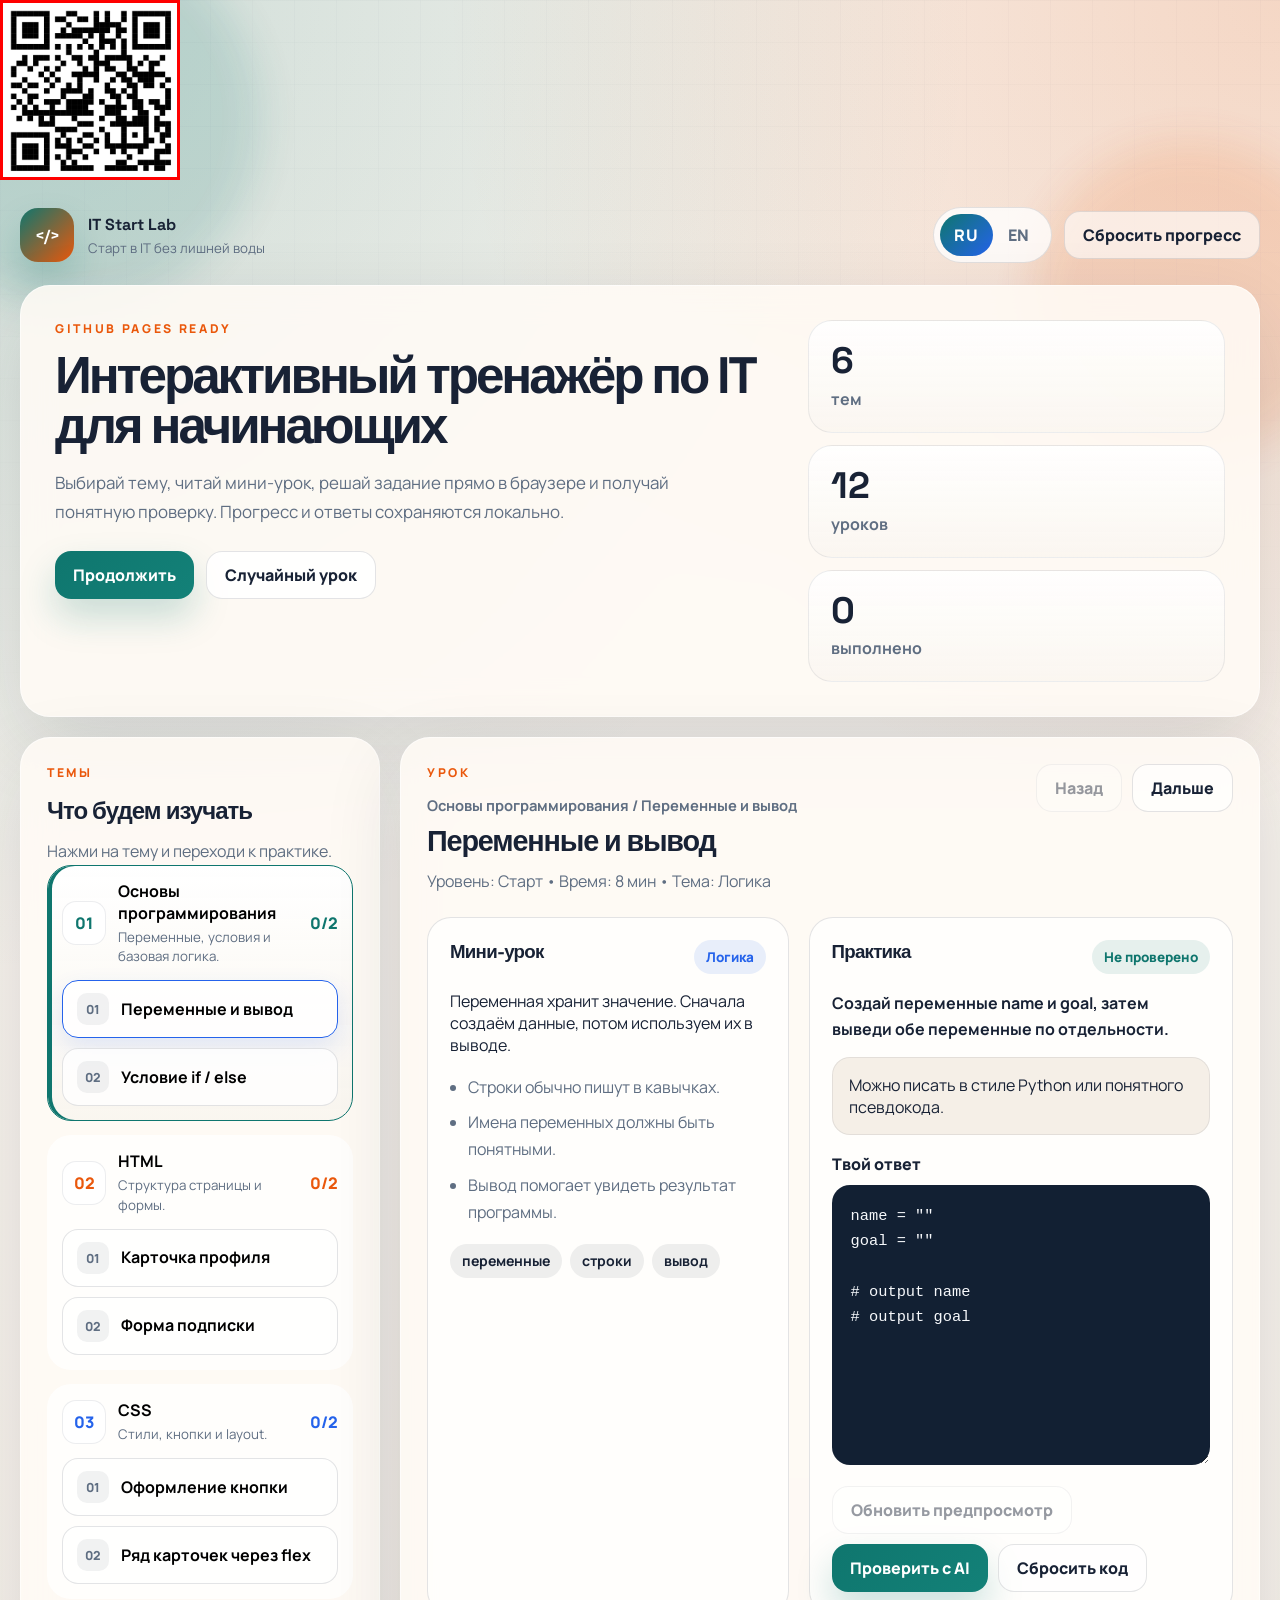
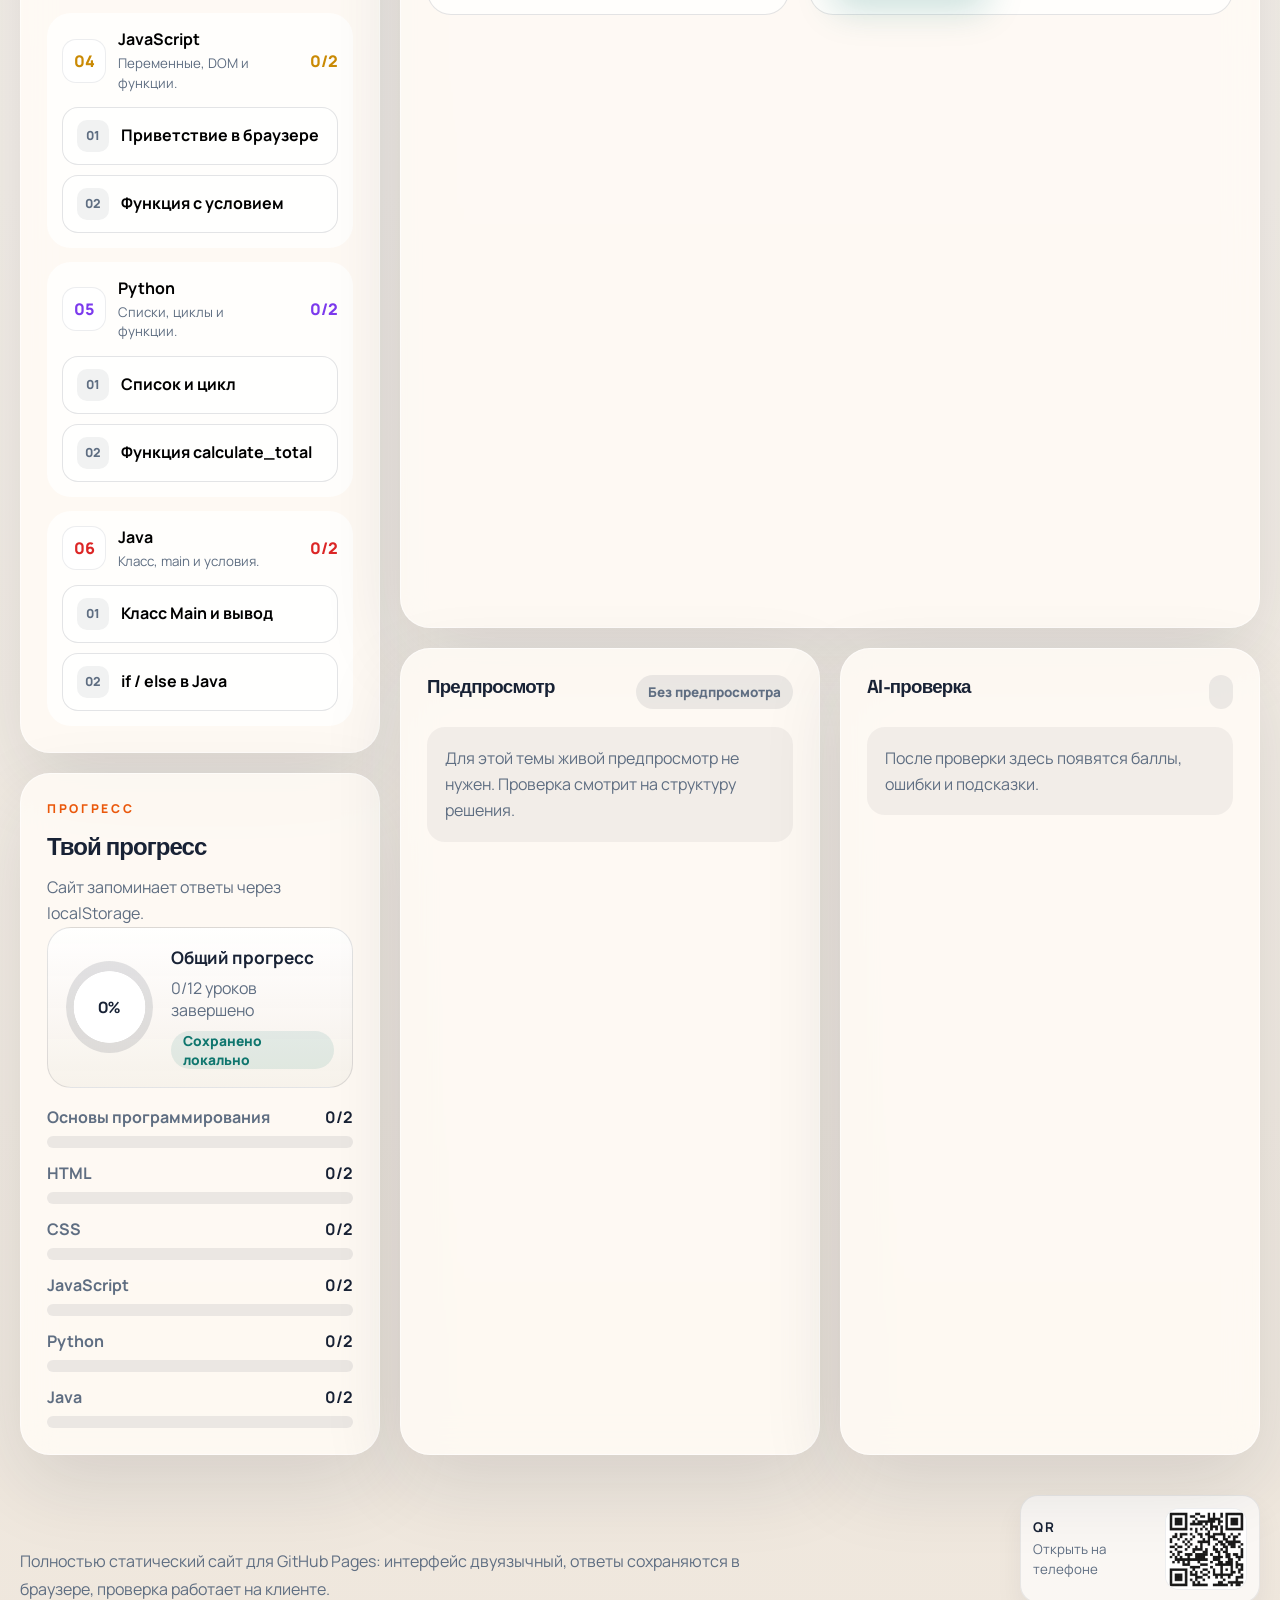
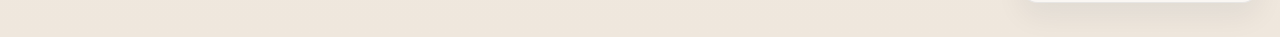
<file: index.html>
<!DOCTYPE html>
<html lang="ru">
  <head>
    <meta charset="UTF-8" />
    <meta name="viewport" content="width=device-width, initial-scale=1.0" />
    <title>IT Start Lab</title>
    <meta
      name="description"
      content="Интерактивный тренажёр по IT для начинающих: HTML, CSS, JavaScript, Python, Java и основы программирования."
    />
    <meta name="theme-color" content="#0f766e" />
    <link rel="preconnect" href="https://fonts.googleapis.com" />
    <link rel="preconnect" href="https://fonts.gstatic.com" crossorigin />
    <link
      href="https://fonts.googleapis.com/css2?family=Manrope:wght@400;500;600;700;800&family=Space+Grotesk:wght@500;700&display=swap"
      rel="stylesheet"
    />
    <link rel="stylesheet" href="styles.css" />
    <script src="data.js" defer></script>
    <script src="script.js" defer></script>
  </head>
  <body>
    <img src="./assets/qr-code.png" style="width:180px; border:3px solid red;" alt="QR" />
    <div class="page-backdrop" aria-hidden="true">
      <div class="backdrop-orb backdrop-orb--teal"></div>
      <div class="backdrop-orb backdrop-orb--orange"></div>
      <div class="backdrop-grid"></div>
    </div>

    <header class="site-header container">
      <a class="brand" href="index.html" aria-label="IT Start Lab">
        <span class="brand__mark">&lt;/&gt;</span>
        <span class="brand__copy">
          <strong id="brandTitle"></strong>
          <small id="brandSubtitle"></small>
        </span>
      </a>

      <div class="header-actions">
        <div class="lang-switch" aria-label="Language switch">
          <button type="button" data-lang-option="ru">RU</button>
          <button type="button" data-lang-option="en">EN</button>
        </div>
        <button class="ghost-button" id="resetProgressBtn" type="button"></button>
      </div>
    </header>

    <main class="container page-layout">
      <section class="hero panel">
        <div class="hero__content">
          <p class="eyebrow" id="heroKicker"></p>
          <h1 id="heroTitle"></h1>
          <p class="hero__lead" id="heroLead"></p>

          <div class="hero__actions">
            <button class="primary-button" id="continueBtn" type="button"></button>
            <button class="secondary-button" id="randomLessonBtn" type="button"></button>
          </div>
        </div>

        <div class="hero__stats">
          <article class="stat-card">
            <strong id="topicsCount">0</strong>
            <span id="topicsStatLabel"></span>
          </article>
          <article class="stat-card">
            <strong id="lessonsCount">0</strong>
            <span id="lessonsStatLabel"></span>
          </article>
          <article class="stat-card">
            <strong id="completedCount">0</strong>
            <span id="completedStatLabel"></span>
          </article>
        </div>
      </section>

      <section class="dashboard">
        <aside class="sidebar">
          <section class="panel sidebar-card">
            <div class="section-head">
              <p class="eyebrow" id="topicsKicker"></p>
              <h2 id="topicsTitle"></h2>
              <p class="section-copy" id="topicsLead"></p>
            </div>
            <div id="topicCards" class="topic-stack"></div>
          </section>

          <section class="panel sidebar-card progress-card">
            <div class="section-head">
              <p class="eyebrow" id="progressKicker"></p>
              <h2 id="progressTitle"></h2>
              <p class="section-copy" id="progressLead"></p>
            </div>

            <div class="overall-progress">
              <div class="overall-progress__ring" id="overallProgressRing">
                <span id="overallProgressValue">0%</span>
              </div>
              <div class="overall-progress__copy">
                <strong id="overallProgressTitle"></strong>
                <p id="overallProgressText"></p>
                <span class="saved-pill" id="savedPill"></span>
              </div>
            </div>

            <div id="topicProgressList" class="topic-progress-list"></div>
          </section>
        </aside>

        <section class="workspace">
          <section class="panel lesson-card">
            <div class="lesson-card__top">
              <div>
                <p class="eyebrow" id="lessonKicker"></p>
                <div class="active-path" id="activePath"></div>
                <h2 id="lessonTitle"></h2>
                <p class="lesson-meta" id="lessonMeta"></p>
              </div>

              <div class="lesson-nav">
                <button class="small-button" id="prevLessonBtn" type="button"></button>
                <button class="small-button" id="nextLessonBtn" type="button"></button>
              </div>
            </div>

            <div class="lesson-grid">
              <article class="mini-lesson">
                <div class="mini-lesson__head">
                  <h3 id="miniLessonTitle"></h3>
                  <span class="type-badge" id="lessonTypeBadge"></span>
                </div>
                <p id="lessonSummary"></p>
                <ul id="lessonPoints" class="lesson-points"></ul>
                <div class="tag-list" id="lessonTags"></div>
              </article>

              <article class="practice-card">
                <div class="practice-card__head">
                  <h3 id="practiceTitle"></h3>
                  <span class="practice-status" id="practiceStatus"></span>
                </div>

                <p id="lessonTask" class="task-copy"></p>
                <div id="starterNote" class="starter-note"></div>

                <label class="editor-label" for="answerEditor">
                  <span id="editorLabel"></span>
                </label>
                <textarea id="answerEditor" spellcheck="false"></textarea>

                <div class="editor-actions">
                  <button class="secondary-button" id="runPreviewBtn" type="button"></button>
                  <button class="primary-button" id="checkAnswerBtn" type="button"></button>
                  <button class="ghost-button" id="resetLessonBtn" type="button"></button>
                </div>
              </article>
            </div>
          </section>

          <div class="workspace-grid">
            <section class="panel preview-card">
              <div class="panel-head">
                <h3 id="previewTitle"></h3>
                <span class="panel-status" id="previewStatus"></span>
              </div>

              <p id="previewEmpty" class="empty-note"></p>
              <div id="previewWrap" class="preview-wrap">
                <iframe
                  id="previewFrame"
                  title="Lesson preview"
                  sandbox="allow-scripts"
                ></iframe>
              </div>
            </section>

            <section class="panel feedback-card">
              <div class="panel-head">
                <h3 id="aiTitle"></h3>
                <span class="panel-status" id="lastCheckLabel"></span>
              </div>

              <p id="feedbackEmpty" class="empty-note"></p>

              <div id="feedbackContent" class="feedback-content" hidden>
                <div class="feedback-summary">
                  <div class="score-badge" id="scoreBadge">
                    <span id="scoreValue">0%</span>
                  </div>
                  <div class="feedback-summary__copy">
                    <span class="feedback-state" id="feedbackState"></span>
                    <h3 id="feedbackHeadline"></h3>
                    <p id="feedbackSummary"></p>
                  </div>
                </div>

                <div class="feedback-block">
                  <h4 id="checklistTitle"></h4>
                  <div id="feedbackChecklist" class="feedback-list"></div>
                </div>

                <div class="feedback-block">
                  <h4 id="tipsTitle"></h4>
                  <div id="feedbackTips" class="feedback-list"></div>
                </div>
              </div>
            </section>
          </div>
        </section>
      </section>
    </main>

    <footer class="site-footer container">
      <div class="footer-shell">
        <p id="footerNote"></p>

        <aside class="qr-card">
          <div class="qr-card__copy">
            <strong id="qrLabel"></strong>
            <small id="qrHint"></small>
          </div>
          <img
            id="qrImage"
            class="qr-card__image"
            src="./assets/qr-code.png"
            alt="QR code"
            loading="lazy"
          />
        </aside>
      </div>
    </footer>
  </body>
</html>
</file>
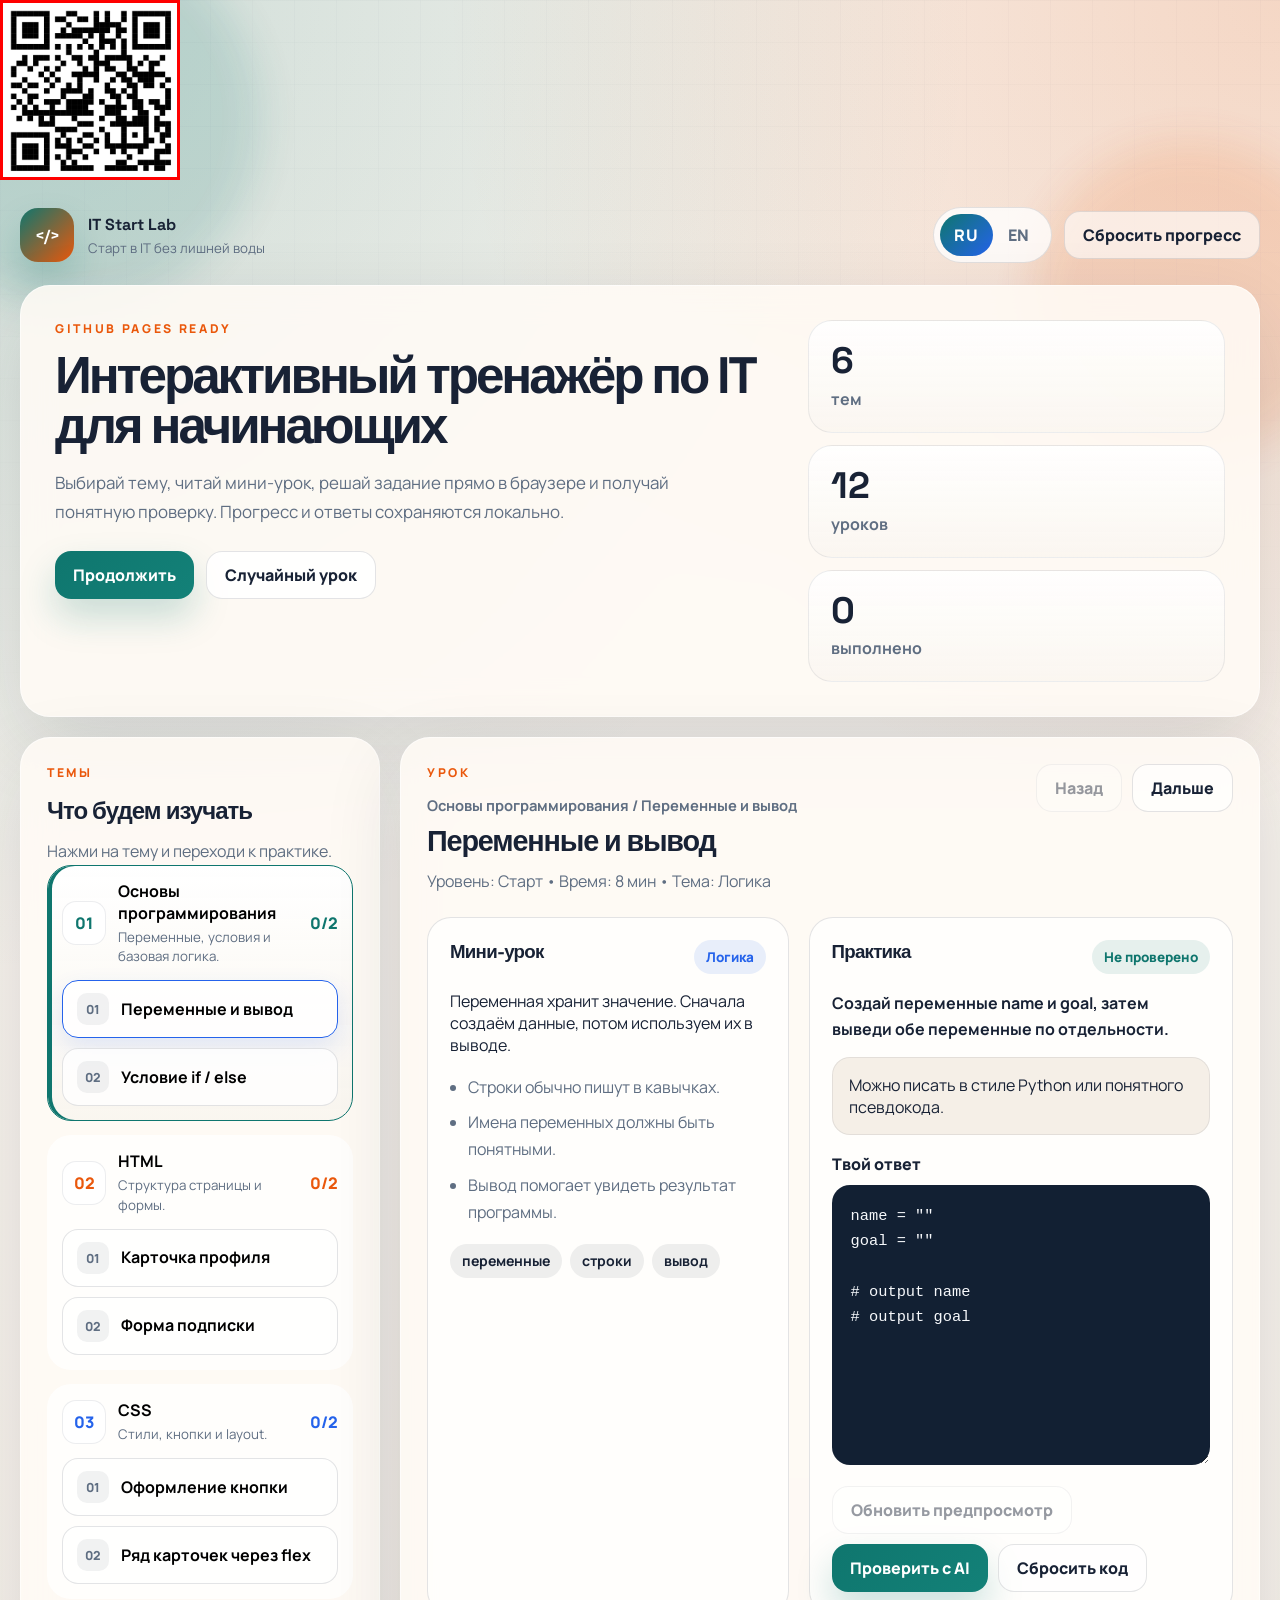
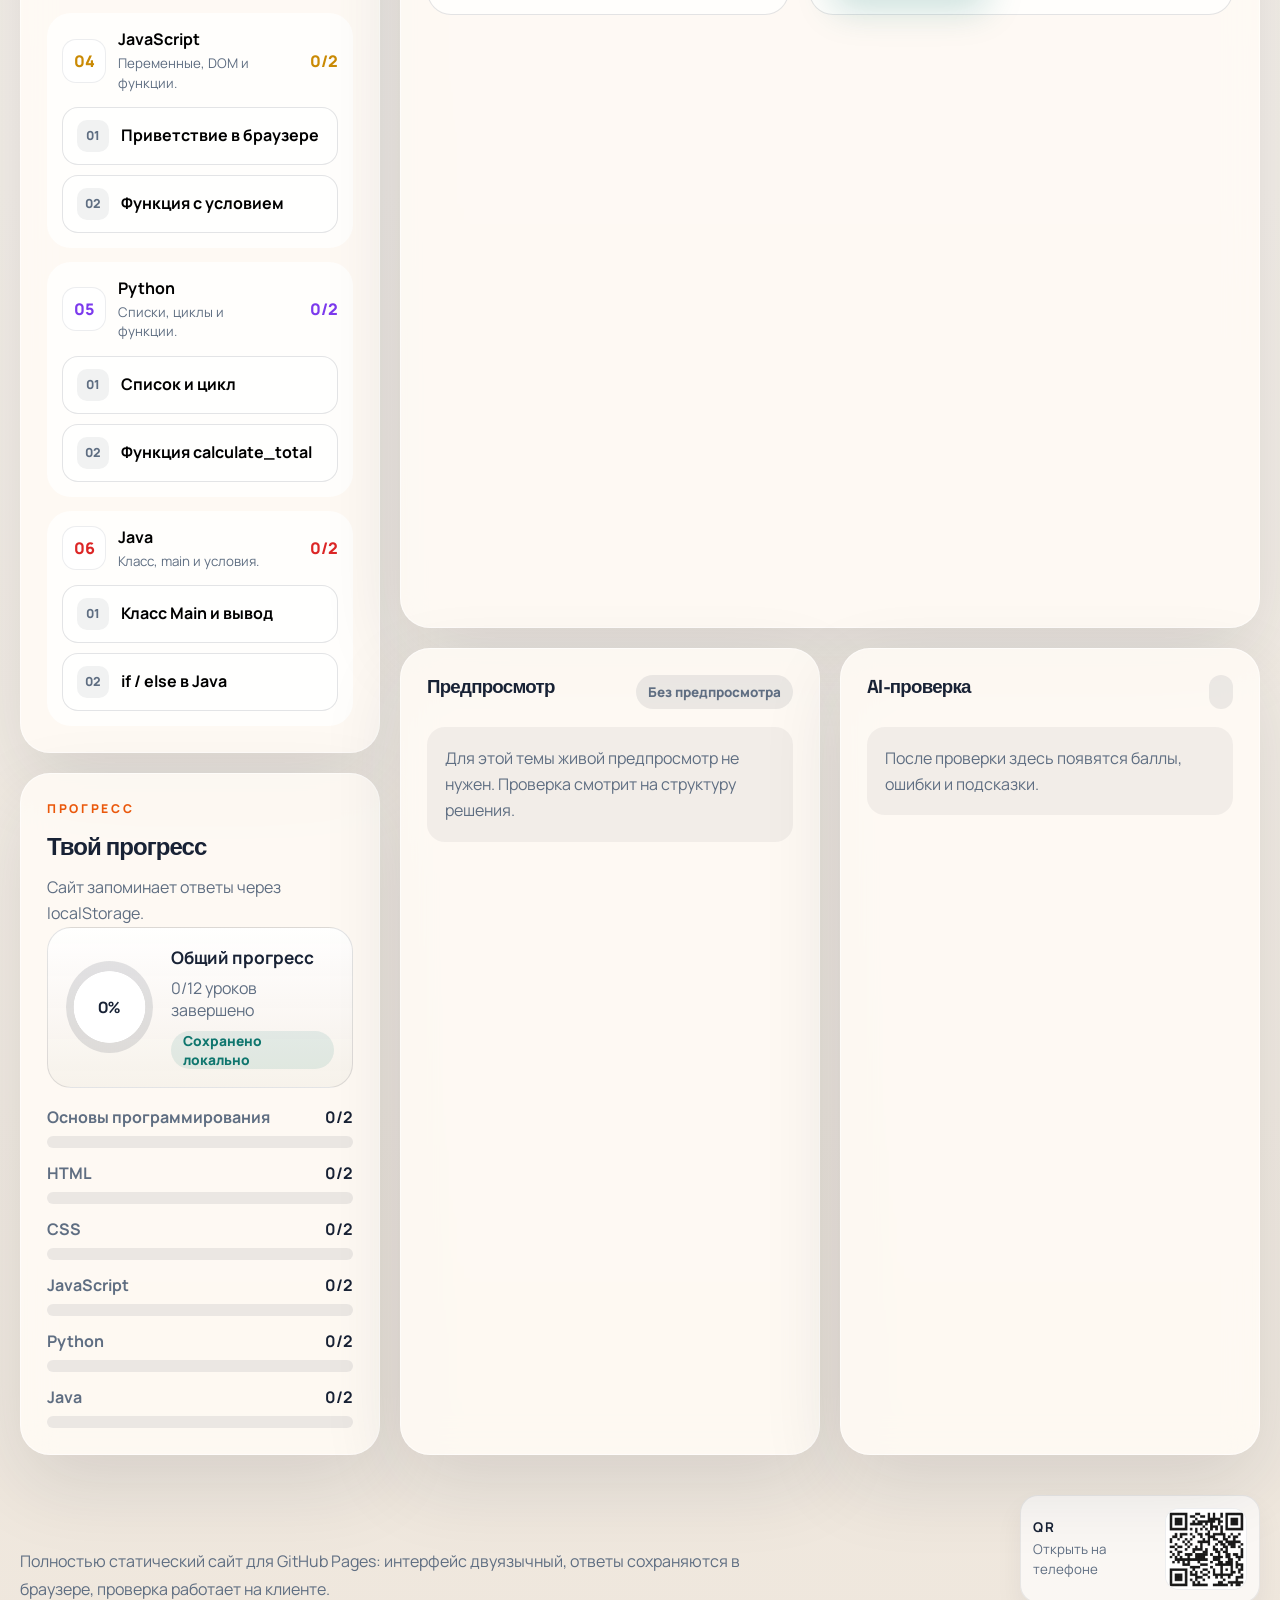
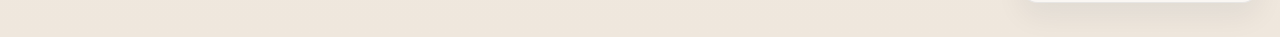
<file: career.html>
<!DOCTYPE html>
<html lang="en">
  <head>
    <meta charset="UTF-8" />
    <meta http-equiv="refresh" content="0; url=./index.html" />
    <meta name="viewport" content="width=device-width, initial-scale=1.0" />
    <title>Redirecting...</title>
  </head>
  <body>
    <script>
      window.location.replace("./index.html");
    </script>
  </body>
</html>
</file>
<file: styles.css>
:root {
  --bg: #f4efe8;
  --bg-soft: #fbf7f1;
  --surface: rgba(255, 251, 245, 0.88);
  --surface-strong: rgba(255, 255, 255, 0.95);
  --surface-muted: rgba(245, 239, 231, 0.96);
  --text: #182235;
  --muted: #5f6e82;
  --line: rgba(24, 34, 53, 0.12);
  --line-strong: rgba(24, 34, 53, 0.18);
  --primary: #0f766e;
  --primary-strong: #115e59;
  --secondary: #2563eb;
  --accent: #ea580c;
  --success: #1f9254;
  --warning: #b45309;
  --danger: #c2410c;
  --shadow: 0 28px 80px rgba(24, 34, 53, 0.12);
  --radius-xl: 30px;
  --radius-lg: 24px;
  --radius-md: 18px;
  --radius-sm: 14px;
  --container: 1240px;
  --transition: 180ms ease;
}

* {
  box-sizing: border-box;
}

html {
  scroll-behavior: smooth;
}

body {
  margin: 0;
  min-height: 100vh;
  font-family: "Manrope", sans-serif;
  color: var(--text);
  background:
    radial-gradient(circle at top left, rgba(15, 118, 110, 0.18), transparent 28%),
    radial-gradient(circle at top right, rgba(234, 88, 12, 0.18), transparent 24%),
    linear-gradient(180deg, #f7f3ee 0%, var(--bg) 55%, #efe7dd 100%);
}

button,
textarea {
  font: inherit;
}

button {
  border: 0;
  background: none;
  cursor: pointer;
}

button:disabled {
  cursor: not-allowed;
  opacity: 0.45;
}

a {
  color: inherit;
  text-decoration: none;
}

img,
iframe {
  max-width: 100%;
}

[hidden] {
  display: none !important;
}

.page-backdrop {
  position: fixed;
  inset: 0;
  z-index: -1;
  pointer-events: none;
  overflow: hidden;
}

.backdrop-orb {
  position: absolute;
  border-radius: 50%;
  filter: blur(20px);
  opacity: 0.78;
}

.backdrop-orb--teal {
  width: 380px;
  height: 380px;
  left: -120px;
  top: -70px;
  background: rgba(15, 118, 110, 0.18);
}

.backdrop-orb--orange {
  width: 320px;
  height: 320px;
  right: -70px;
  top: 140px;
  background: rgba(234, 88, 12, 0.16);
}

.backdrop-grid {
  position: absolute;
  inset: 0;
  background-image:
    linear-gradient(rgba(24, 34, 53, 0.04) 1px, transparent 1px),
    linear-gradient(90deg, rgba(24, 34, 53, 0.04) 1px, transparent 1px);
  background-size: 42px 42px;
  mask-image: linear-gradient(180deg, rgba(0, 0, 0, 0.45), transparent 86%);
}

.container {
  width: min(var(--container), calc(100% - 32px));
  margin: 0 auto;
}

.panel {
  background: var(--surface);
  border: 1px solid rgba(255, 255, 255, 0.55);
  box-shadow: var(--shadow);
  border-radius: var(--radius-xl);
  backdrop-filter: blur(16px);
}

.site-header {
  display: flex;
  align-items: center;
  justify-content: space-between;
  gap: 20px;
  padding: 22px 0 12px;
}

.brand {
  display: inline-flex;
  align-items: center;
  gap: 14px;
}

.brand__mark {
  display: grid;
  place-items: center;
  width: 54px;
  height: 54px;
  border-radius: 18px;
  background: linear-gradient(135deg, var(--primary), var(--accent));
  color: white;
  font-family: "Space Grotesk", sans-serif;
  font-weight: 700;
  letter-spacing: -0.04em;
  box-shadow: 0 18px 35px rgba(15, 118, 110, 0.22);
}

.brand__copy strong,
.brand__copy small {
  display: block;
}

.brand__copy strong {
  font-family: "Space Grotesk", sans-serif;
  font-size: 1rem;
}

.brand__copy small {
  margin-top: 4px;
  color: var(--muted);
}

.header-actions {
  display: flex;
  align-items: center;
  gap: 12px;
}

.lang-switch {
  display: inline-flex;
  padding: 6px;
  border-radius: 999px;
  background: rgba(255, 255, 255, 0.78);
  border: 1px solid var(--line);
}

.lang-switch button {
  min-width: 52px;
  padding: 10px 14px;
  border-radius: 999px;
  color: var(--muted);
  font-weight: 800;
  letter-spacing: 0.05em;
  transition: background var(--transition), color var(--transition), transform var(--transition);
}

.lang-switch button.is-active {
  color: white;
  background: linear-gradient(135deg, var(--primary), var(--secondary));
}

.ghost-button,
.small-button,
.secondary-button,
.primary-button {
  display: inline-flex;
  align-items: center;
  justify-content: center;
  min-height: 48px;
  padding: 0 18px;
  border-radius: 16px;
  font-weight: 800;
  transition: transform var(--transition), box-shadow var(--transition), background var(--transition);
}

.primary-button {
  color: white;
  background: linear-gradient(135deg, var(--primary), #138178);
  box-shadow: 0 18px 36px rgba(15, 118, 110, 0.22);
}

.secondary-button {
  color: var(--text);
  background: rgba(255, 255, 255, 0.84);
  border: 1px solid var(--line);
}

.ghost-button,
.small-button {
  color: var(--text);
  background: rgba(255, 255, 255, 0.62);
  border: 1px solid var(--line);
}

.primary-button:hover,
.secondary-button:hover,
.ghost-button:hover,
.small-button:hover {
  transform: translateY(-1px);
}

.page-layout {
  padding-bottom: 32px;
}

.hero {
  display: grid;
  grid-template-columns: 1.4fr 0.8fr;
  gap: 24px;
  padding: 34px;
  margin-top: 10px;
  animation: rise 420ms ease;
}

.hero__content h1 {
  margin: 0;
  max-width: 720px;
  font-family: "Space Grotesk", sans-serif;
  font-size: clamp(2.3rem, 4vw, 4.15rem);
  line-height: 0.98;
  letter-spacing: -0.06em;
}

.hero__lead {
  max-width: 680px;
  margin: 18px 0 0;
  font-size: 1.06rem;
  line-height: 1.7;
  color: var(--muted);
}

.hero__actions {
  display: flex;
  flex-wrap: wrap;
  gap: 12px;
  margin-top: 24px;
}

.hero__stats {
  display: grid;
  gap: 12px;
}

.stat-card {
  display: grid;
  gap: 8px;
  padding: 22px;
  border-radius: var(--radius-lg);
  background: linear-gradient(180deg, rgba(255, 255, 255, 0.92), rgba(250, 246, 240, 0.88));
  border: 1px solid rgba(24, 34, 53, 0.08);
}

.stat-card strong {
  font-family: "Space Grotesk", sans-serif;
  font-size: 2.3rem;
  line-height: 1;
}

.stat-card span {
  color: var(--muted);
  font-weight: 700;
}

.eyebrow {
  margin: 0 0 14px;
  color: var(--accent);
  font-size: 0.76rem;
  font-weight: 800;
  letter-spacing: 0.22em;
  text-transform: uppercase;
}

.dashboard {
  display: grid;
  grid-template-columns: 360px minmax(0, 1fr);
  gap: 20px;
  margin-top: 20px;
}

.sidebar {
  display: grid;
  gap: 20px;
  align-self: start;
  position: sticky;
  top: 16px;
}

.sidebar-card,
.lesson-card,
.preview-card,
.feedback-card {
  padding: 26px;
}

.section-head h2,
.lesson-card h2,
.panel-head h3,
.mini-lesson__head h3,
.practice-card__head h3 {
  margin: 0;
  font-family: "Space Grotesk", sans-serif;
  letter-spacing: -0.04em;
}

.section-copy {
  margin: 12px 0 0;
  color: var(--muted);
  line-height: 1.65;
}

.topic-stack {
  display: grid;
  gap: 14px;
}

.topic-card {
  padding: 14px;
  border-radius: var(--radius-lg);
  background: rgba(255, 255, 255, 0.74);
  border: 1px solid transparent;
  transition: border-color var(--transition), transform var(--transition), background var(--transition);
}

.topic-card.is-active {
  border-color: var(--topic-accent);
  background: linear-gradient(180deg, rgba(255, 255, 255, 0.95), rgba(249, 245, 239, 0.9));
  box-shadow: inset 4px 0 0 var(--topic-accent);
}

.topic-card__head {
  display: grid;
  grid-template-columns: auto 1fr auto;
  align-items: center;
  gap: 12px;
  width: 100%;
  padding: 0;
  text-align: left;
}

.topic-icon {
  display: grid;
  place-items: center;
  width: 44px;
  height: 44px;
  border-radius: 14px;
  background: rgba(255, 255, 255, 0.92);
  border: 1px solid rgba(24, 34, 53, 0.08);
  color: var(--topic-accent);
  font-weight: 800;
}

.topic-card__copy strong,
.topic-card__copy small {
  display: block;
}

.topic-card__copy strong {
  font-size: 1rem;
}

.topic-card__copy small {
  margin-top: 4px;
  color: var(--muted);
  line-height: 1.45;
}

.topic-card__count {
  min-width: 44px;
  text-align: right;
  font-weight: 800;
  color: var(--topic-accent);
}

.topic-card__lessons {
  display: grid;
  gap: 10px;
  margin-top: 14px;
}

.lesson-pill {
  display: grid;
  grid-template-columns: auto 1fr;
  gap: 12px;
  align-items: center;
  width: 100%;
  padding: 12px 14px;
  border-radius: 16px;
  text-align: left;
  background: rgba(255, 255, 255, 0.82);
  border: 1px solid var(--line);
  transition: transform var(--transition), border-color var(--transition), background var(--transition);
}

.lesson-pill:hover {
  transform: translateY(-1px);
}

.lesson-pill__number {
  display: grid;
  place-items: center;
  width: 32px;
  height: 32px;
  border-radius: 10px;
  background: rgba(24, 34, 53, 0.06);
  font-size: 0.78rem;
  font-weight: 800;
  color: var(--muted);
}

.lesson-pill__text {
  font-weight: 700;
  line-height: 1.35;
}

.lesson-pill--done {
  border-color: rgba(31, 146, 84, 0.2);
  background: rgba(31, 146, 84, 0.08);
}

.lesson-pill--done .lesson-pill__number {
  background: rgba(31, 146, 84, 0.14);
  color: var(--success);
}

.lesson-pill--draft {
  border-color: rgba(180, 83, 9, 0.18);
  background: rgba(180, 83, 9, 0.07);
}

.lesson-pill--draft .lesson-pill__number {
  background: rgba(180, 83, 9, 0.14);
  color: var(--warning);
}

.lesson-pill.is-current {
  border-color: var(--secondary);
  box-shadow: 0 10px 24px rgba(37, 99, 235, 0.12);
}

.overall-progress {
  display: flex;
  align-items: center;
  gap: 18px;
  padding: 18px;
  border-radius: var(--radius-lg);
  background: linear-gradient(180deg, rgba(255, 255, 255, 0.92), rgba(246, 241, 234, 0.9));
  border: 1px solid var(--line);
}

.overall-progress__ring,
.score-badge {
  --progress: 0%;
  --score: 0%;
  display: grid;
  place-items: center;
  width: 92px;
  height: 92px;
  border-radius: 50%;
  background:
    radial-gradient(circle at center, white 56%, transparent 57%),
    conic-gradient(var(--primary) var(--progress), rgba(24, 34, 53, 0.12) 0);
  font-family: "Space Grotesk", sans-serif;
  font-size: 1rem;
  font-weight: 700;
}

.score-badge {
  background:
    radial-gradient(circle at center, white 56%, transparent 57%),
    conic-gradient(var(--secondary) var(--score), rgba(24, 34, 53, 0.12) 0);
}

.overall-progress__copy strong {
  display: block;
  font-size: 1.08rem;
}

.overall-progress__copy p {
  margin: 8px 0;
  color: var(--muted);
}

.saved-pill {
  display: inline-flex;
  align-items: center;
  min-height: 34px;
  padding: 0 12px;
  border-radius: 999px;
  background: rgba(15, 118, 110, 0.1);
  color: var(--primary);
  font-size: 0.86rem;
  font-weight: 800;
}

.topic-progress-list {
  display: grid;
  gap: 14px;
  margin-top: 18px;
}

.topic-progress-row__top {
  display: flex;
  align-items: center;
  justify-content: space-between;
  gap: 12px;
  margin-bottom: 8px;
}

.topic-progress-row__top span {
  color: var(--muted);
  font-weight: 700;
}

.topic-progress-row__bar {
  height: 12px;
  border-radius: 999px;
  background: rgba(24, 34, 53, 0.08);
  overflow: hidden;
}

.topic-progress-row__bar span {
  display: block;
  height: 100%;
  border-radius: inherit;
}

.workspace {
  display: grid;
  gap: 20px;
  min-width: 0;
}

.lesson-card__top,
.panel-head,
.practice-card__head,
.mini-lesson__head {
  display: flex;
  align-items: flex-start;
  justify-content: space-between;
  gap: 16px;
}

.lesson-nav {
  display: flex;
  gap: 10px;
}

.active-path {
  margin-bottom: 8px;
  color: var(--muted);
  font-size: 0.92rem;
  font-weight: 700;
}

.lesson-card__top h2 {
  font-size: clamp(1.8rem, 2vw, 2.45rem);
}

.lesson-meta {
  margin: 10px 0 0;
  color: var(--muted);
  line-height: 1.6;
}

.lesson-grid {
  display: grid;
  grid-template-columns: minmax(0, 0.92fr) minmax(0, 1.08fr);
  gap: 20px;
  margin-top: 22px;
}

.mini-lesson,
.practice-card {
  padding: 22px;
  border-radius: var(--radius-lg);
  background: rgba(255, 255, 255, 0.7);
  border: 1px solid var(--line);
}

.type-badge,
.practice-status,
.panel-status,
.feedback-state {
  display: inline-flex;
  align-items: center;
  min-height: 34px;
  padding: 0 12px;
  border-radius: 999px;
  font-size: 0.84rem;
  font-weight: 800;
}

.type-badge {
  background: rgba(37, 99, 235, 0.1);
  color: var(--secondary);
}

.practice-status {
  background: rgba(15, 118, 110, 0.1);
  color: var(--primary);
}

.panel-status {
  background: rgba(24, 34, 53, 0.08);
  color: var(--muted);
}

.feedback-state {
  background: rgba(37, 99, 235, 0.1);
  color: var(--secondary);
}

.lesson-points {
  margin: 18px 0 0;
  padding-left: 18px;
  color: var(--muted);
  line-height: 1.7;
}

.lesson-points li + li {
  margin-top: 8px;
}

.tag-list {
  display: flex;
  flex-wrap: wrap;
  gap: 8px;
  margin-top: 18px;
}

.tag-list span {
  display: inline-flex;
  align-items: center;
  min-height: 34px;
  padding: 0 12px;
  border-radius: 999px;
  background: rgba(24, 34, 53, 0.07);
  color: var(--text);
  font-size: 0.88rem;
  font-weight: 700;
}

.task-copy {
  margin: 16px 0 0;
  color: var(--text);
  font-weight: 700;
  line-height: 1.65;
}

.starter-note {
  margin-top: 14px;
  padding: 16px;
  border-radius: 18px;
  background: var(--surface-muted);
  border: 1px solid rgba(24, 34, 53, 0.08);
}

.starter-note p,
.starter-reference strong {
  margin: 0;
}

.starter-reference {
  display: grid;
  gap: 10px;
}

.starter-reference + .starter-reference,
.starter-note p + .starter-reference {
  margin-top: 14px;
}

.starter-note pre {
  margin: 0;
  padding: 14px;
  border-radius: 16px;
  background: #142033;
  color: #f3f7ff;
  overflow-x: auto;
  font-family: "SFMono-Regular", Consolas, "Liberation Mono", Menlo, monospace;
  font-size: 0.9rem;
  line-height: 1.55;
}

.editor-label {
  display: block;
  margin-top: 18px;
  font-weight: 800;
}

#answerEditor {
  width: 100%;
  min-height: 280px;
  margin-top: 10px;
  padding: 18px;
  resize: vertical;
  border-radius: 18px;
  border: 1px solid var(--line-strong);
  background: #122033;
  color: #f6f8fb;
  font-family: "SFMono-Regular", Consolas, "Liberation Mono", Menlo, monospace;
  font-size: 0.96rem;
  line-height: 1.65;
  outline: none;
  transition: border-color var(--transition), box-shadow var(--transition);
}

#answerEditor:focus {
  border-color: var(--secondary);
  box-shadow: 0 0 0 4px rgba(37, 99, 235, 0.12);
}

.editor-actions {
  display: flex;
  flex-wrap: wrap;
  gap: 10px;
  margin-top: 16px;
}

.workspace-grid {
  display: grid;
  grid-template-columns: minmax(0, 1fr) minmax(0, 1fr);
  gap: 20px;
}

.empty-note {
  margin: 18px 0 0;
  padding: 18px;
  border-radius: var(--radius-md);
  background: rgba(24, 34, 53, 0.05);
  color: var(--muted);
  line-height: 1.65;
}

.preview-wrap {
  margin-top: 18px;
  border-radius: 22px;
  overflow: hidden;
  border: 1px solid var(--line);
  background: white;
}

#previewFrame {
  display: block;
  width: 100%;
  height: 360px;
  border: 0;
  background: white;
}

.feedback-content {
  display: grid;
  gap: 18px;
  margin-top: 18px;
}

.feedback-summary {
  display: flex;
  align-items: center;
  gap: 18px;
  padding: 18px;
  border-radius: var(--radius-lg);
  background: linear-gradient(180deg, rgba(255, 255, 255, 0.92), rgba(248, 244, 237, 0.92));
  border: 1px solid var(--line);
}

.feedback-summary__copy h3 {
  margin: 8px 0 0;
  font-family: "Space Grotesk", sans-serif;
  letter-spacing: -0.04em;
}

.feedback-summary__copy p {
  margin: 10px 0 0;
  color: var(--muted);
  line-height: 1.65;
}

.feedback-block {
  padding: 18px;
  border-radius: var(--radius-lg);
  background: rgba(255, 255, 255, 0.7);
  border: 1px solid var(--line);
}

.feedback-block h4 {
  margin: 0;
  font-size: 1rem;
}

.feedback-list {
  display: grid;
  gap: 10px;
  margin-top: 14px;
}

.feedback-item {
  display: grid;
  grid-template-columns: auto 1fr;
  gap: 12px;
  padding: 14px;
  border-radius: 16px;
  border: 1px solid var(--line);
  background: rgba(255, 255, 255, 0.8);
}

.feedback-item__marker {
  display: inline-flex;
  align-items: center;
  justify-content: center;
  min-width: 54px;
  height: 34px;
  padding: 0 10px;
  border-radius: 999px;
  font-size: 0.76rem;
  font-weight: 800;
  letter-spacing: 0.03em;
  text-transform: uppercase;
}

.feedback-item strong {
  display: block;
  line-height: 1.4;
}

.feedback-item p {
  margin: 6px 0 0;
  color: var(--muted);
  line-height: 1.55;
}

.feedback-item--pass .feedback-item__marker {
  background: rgba(31, 146, 84, 0.12);
  color: var(--success);
}

.feedback-item--fail .feedback-item__marker {
  background: rgba(194, 65, 12, 0.12);
  color: var(--danger);
}

.feedback-item--tip .feedback-item__marker {
  background: rgba(37, 99, 235, 0.12);
  color: var(--secondary);
}

.site-footer {
  padding: 8px 0 34px;
}
.footer-shell {
  display: flex;
  align-items: flex-end;
  justify-content: space-between;
  gap: 18px;
}

.site-footer p {
  margin: 0;
  color: var(--muted);
  line-height: 1.7;
  max-width: 760px;
}

.qr-card {
  display: inline-flex;
  align-items: center;
  gap: 12px;
  padding: 12px;
  border-radius: 18px;
  background: rgba(255, 255, 255, 0.66);
  border: 1px solid rgba(24, 34, 53, 0.08);
  box-shadow: 0 14px 28px rgba(24, 34, 53, 0.06);
}

.qr-card__copy {
  display: grid;
  gap: 4px;
}


.qr-card__copy strong {
  font-size: 0.84rem;
  letter-spacing: 0.12em;
  text-transform: uppercase;
}

.qr-card__copy small {
  color: var(--muted);
  line-height: 1.45;
  max-width: 120px;
}

.qr-card__image {
  width: 82px;
  height: 82px;
  border-radius: 14px;
  border: 1px solid rgba(24, 34, 53, 0.08);
  background: white;
  object-fit: cover;
  opacity: 0.9;
}

@keyframes rise {
  from {
    opacity: 0;
    transform: translateY(12px);
  }
  to {
    opacity: 1;
    transform: translateY(0);
  }
}

@media (max-width: 1180px) {
  .dashboard {
    grid-template-columns: 1fr;
  }

  .sidebar {
    position: static;
  }

  .lesson-grid,
  .workspace-grid,
  .hero {
    grid-template-columns: 1fr;
  }
}

@media (max-width: 820px) {
  .site-header {
    flex-direction: column;
    align-items: stretch;
  }

  .header-actions {
    justify-content: space-between;
  }

  .hero,
  .sidebar-card,
  .lesson-card,
  .preview-card,
  .feedback-card {
    padding: 20px;
  }

  .lesson-card__top,
  .panel-head,
  .practice-card__head,
  .mini-lesson__head {
    flex-direction: column;
    align-items: flex-start;
  }

  .overall-progress,
  .feedback-summary {
    flex-direction: column;
    align-items: flex-start;
  }
}

@media (max-width: 560px) {
  .container {
    width: min(var(--container), calc(100% - 20px));
  }

  .brand {
    align-items: flex-start;
  }

  .brand__copy strong {
    font-size: 0.96rem;
  }

  .header-actions {
    flex-direction: column;
    align-items: stretch;
  }

  .lang-switch {
    justify-content: space-between;
  }

  .lang-switch button {
    flex: 1;
  }

  .hero__actions,
  .editor-actions,
  .lesson-nav {
    flex-direction: column;
  }

  .primary-button,
  .secondary-button,
  .ghost-button,
  .small-button {
    width: 100%;
  }

  .topic-card__head {
    grid-template-columns: auto 1fr;
  }

  .topic-card__count {
    grid-column: 2;
    justify-self: start;
    text-align: left;
    margin-top: -4px;
  }

  .feedback-item {
    grid-template-columns: 1fr;
  }

  
  .footer-shell {
    flex-direction: column;
    align-items: stretch;
  }

  .qr-card {
    width: fit-content;
  }
}
</file>
